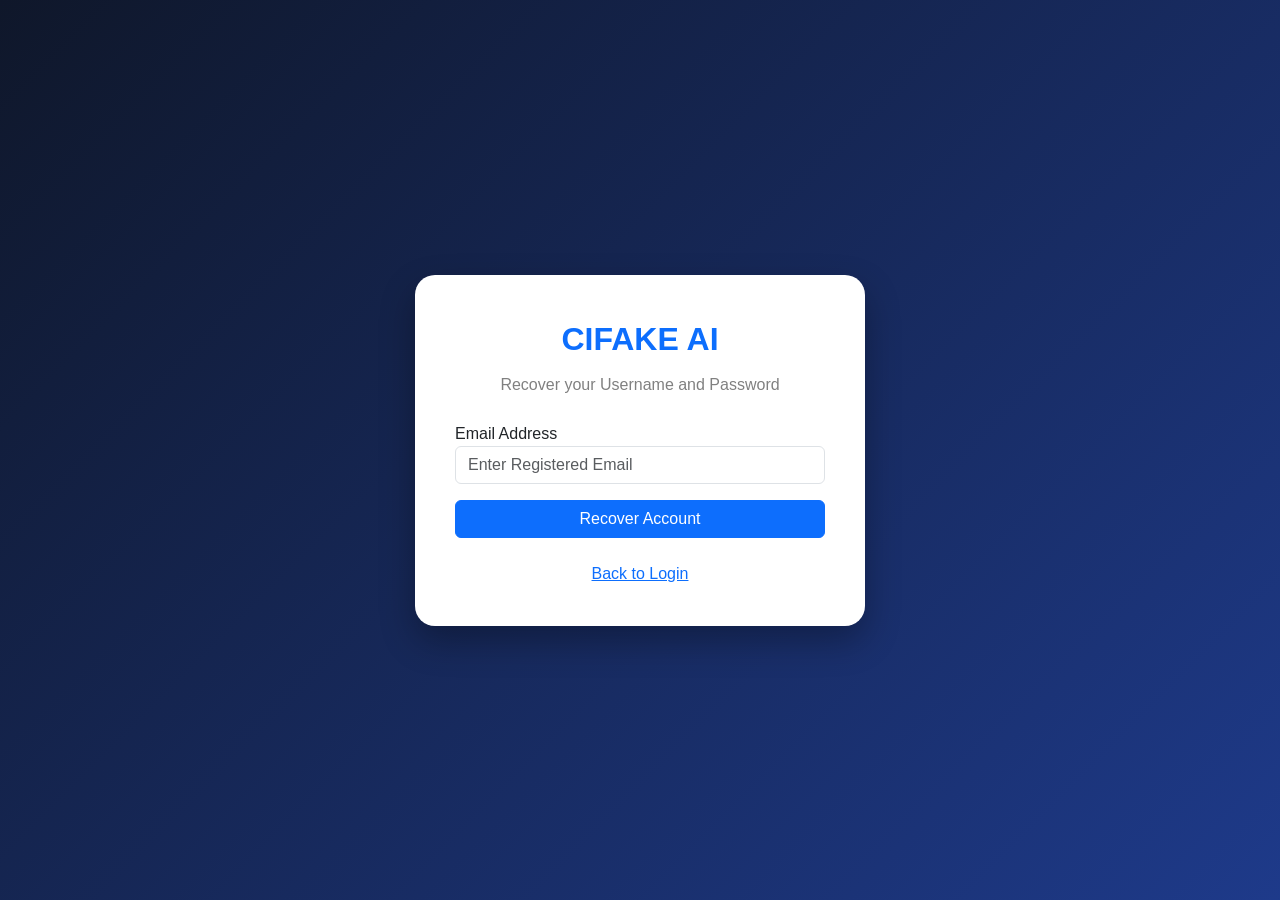
<file: templates/forgot.html>
<!DOCTYPE html>
<html lang="en">
<head>
<meta charset="UTF-8">
<meta name="viewport" content="width=device-width, initial-scale=1.0">
<title>Forgot Password</title>

<link href="https://cdn.jsdelivr.net/npm/bootstrap@5.3.3/dist/css/bootstrap.min.css" rel="stylesheet">

<style>
body{
margin:0;
height:100vh;
display:flex;
justify-content:center;
align-items:center;
background:linear-gradient(135deg,#0f172a,#1e3a8a);
font-family:Arial,sans-serif;
}

.card{
width:450px;
padding:40px;
border:none;
border-radius:20px;
box-shadow:0 15px 35px rgba(0,0,0,.3);
}

.logo{
text-align:center;
font-size:32px;
font-weight:bold;
color:#0d6efd;
margin-bottom:10px;
}

.subtitle{
text-align:center;
color:gray;
margin-bottom:25px;
}
</style>

</head>
<body>

<div class="card">

<div class="logo">CIFAKE AI</div>

<p class="subtitle">
Recover your Username and Password
</p>

<form action="/recover" method="GET">

<div class="mb-3">
<label>Email Address</label>
<input
type="email"
name="email"
class="form-control"
placeholder="Enter Registered Email"
required>
</div>

<button
type="submit"
class="btn btn-primary w-100">
Recover Account
</button>

</form>

<br>

<div class="text-center">
<a href="/login">Back to Login</a>
</div>

</div>

</body>
</html>
</file>
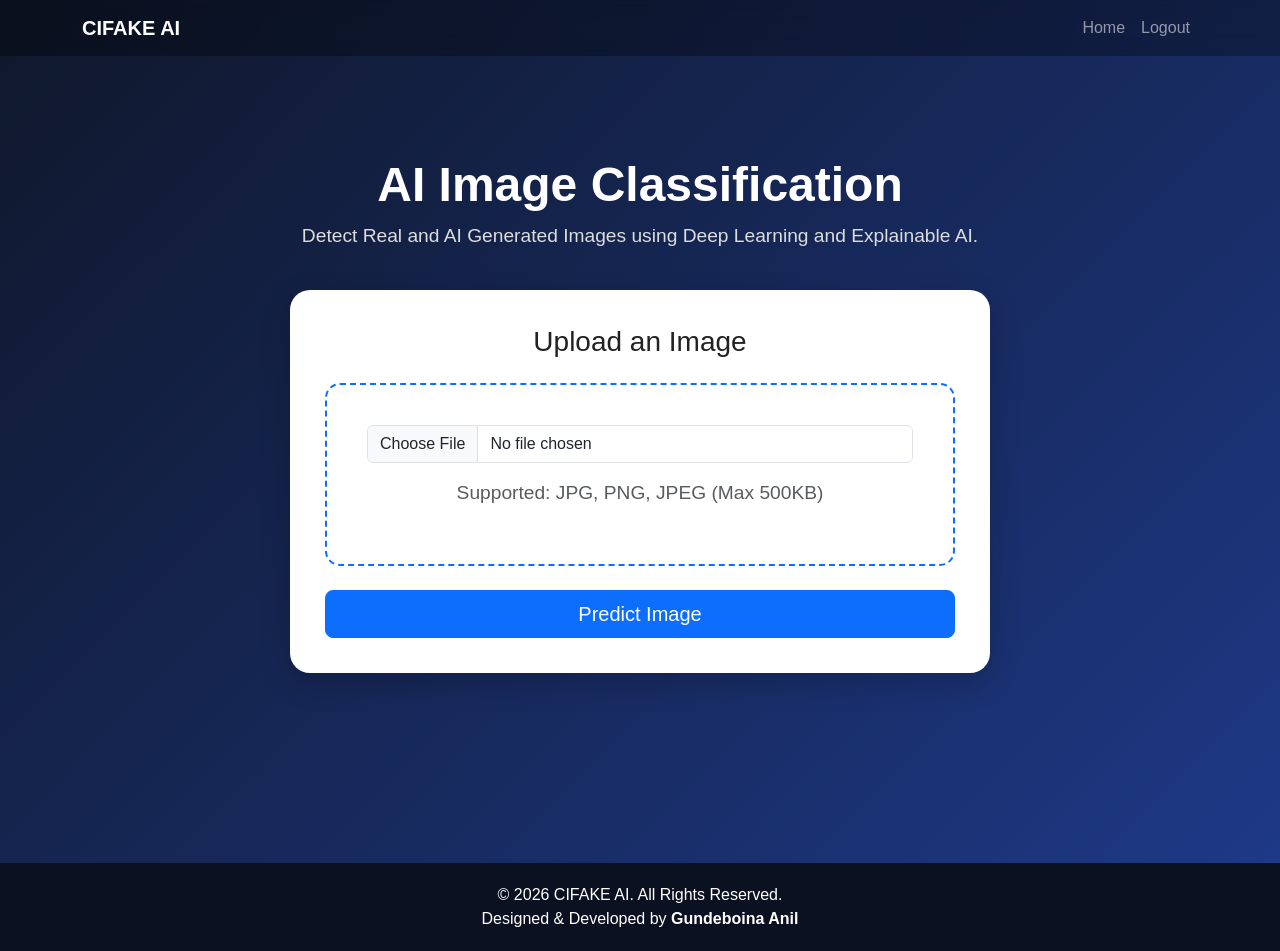
<file: templates/home.html>
<!DOCTYPE html>
<html lang="en">
<head>
<meta charset="UTF-8">
<meta name="viewport" content="width=device-width, initial-scale=1.0">
<title>CIFAKE AI</title>
<link href="https://cdn.jsdelivr.net/npm/bootstrap@5.3.3/dist/css/bootstrap.min.css" rel="stylesheet">
<style>
body{
margin:0;
font-family:Arial,sans-serif;
background:linear-gradient(135deg,#0f172a,#1e3a8a);
color:white;
}
.navbar{background:rgba(0,0,0,.3);backdrop-filter:blur(10px);}
.hero{padding:100px 20px;text-align:center;}
.hero h1{font-size:3rem;font-weight:bold;}
.hero p{font-size:1.2rem;color:#ddd;}
.upload-card{
background:white;
color:#222;
border-radius:20px;
padding:35px;
max-width:700px;
margin:40px auto;
box-shadow:0 10px 30px rgba(0,0,0,.2);
}
.drop{
border:2px dashed #0d6efd;
padding:40px;
border-radius:15px;
}
footer{
background:#0b1120;
padding:20px;
text-align:center;
margin-top:50px;
}
</style>
</head>
<body>

<nav class="navbar navbar-expand-lg navbar-dark">
<div class="container">
<a class="navbar-brand fw-bold" href="#">CIFAKE AI</a>

<ul class="navbar-nav ms-auto">
<li class="nav-item"><a class="nav-link" href="/home">Home</a></li>
<li class="nav-item"><a class="nav-link" href="/login">Logout</a></li>
</ul>
</div>
</nav>

<section class="hero">
<h1>AI Image Classification</h1>
<p>Detect Real and AI Generated Images using Deep Learning and Explainable AI.</p>

<div class="upload-card">

<h3 class="mb-4">Upload an Image</h3>

<form action="/predict" method="POST" enctype="multipart/form-data">

<div class="drop mb-4">
<input class="form-control" type="file" name="files" required>
<p class="mt-3 text-muted">Supported: JPG, PNG, JPEG (Max 500KB)</p>
</div>

<button class="btn btn-primary btn-lg w-100">Predict Image</button>

</form>

</div>

</section>

<footer>
© 2026 CIFAKE AI. All Rights Reserved.<br>
Designed & Developed by <strong>Gundeboina Anil</strong>
</footer>

</body>
</html>
</file>
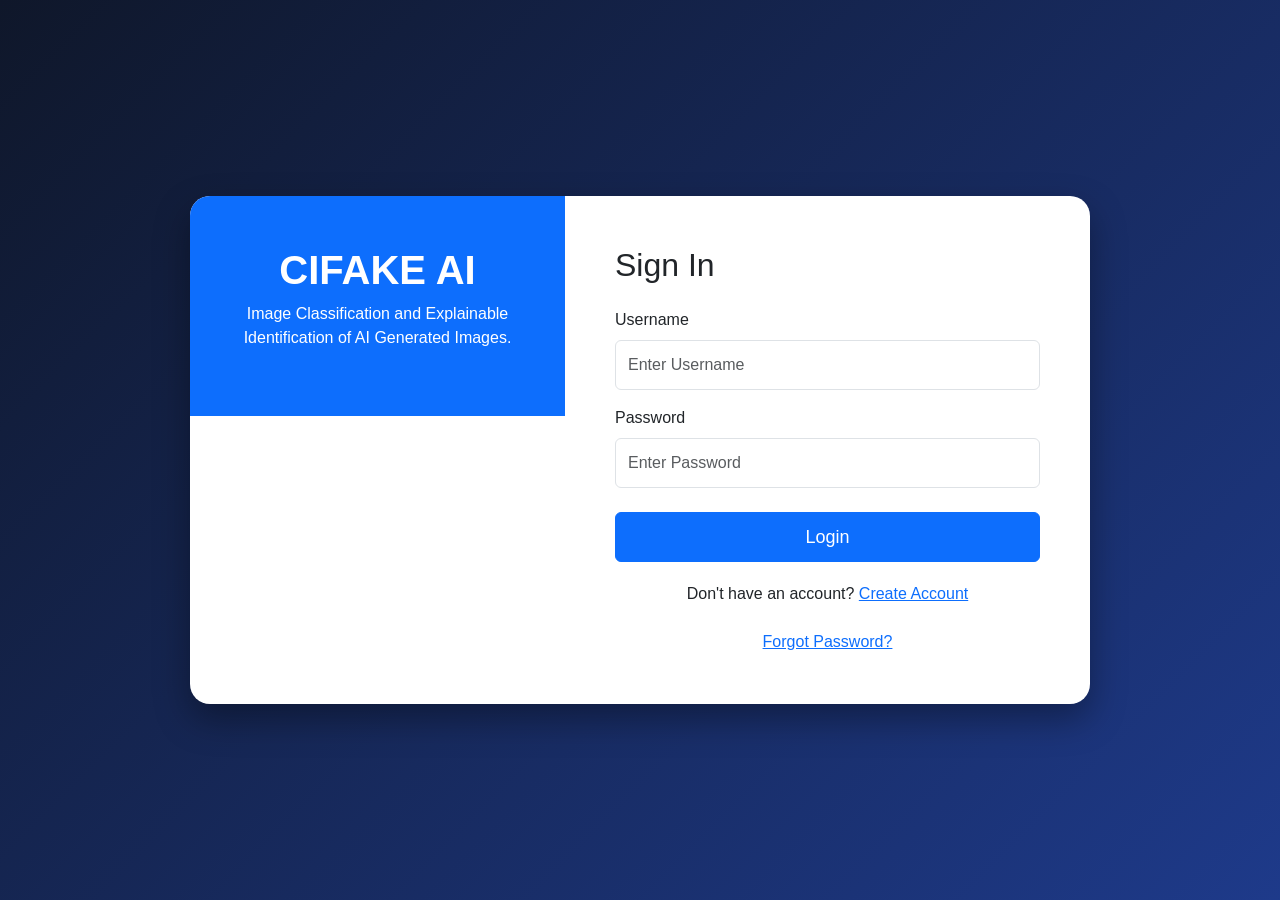
<file: templates/signin.html>
<!DOCTYPE html>
<html lang="en">
<head>
<meta charset="UTF-8">
<meta name="viewport" content="width=device-width, initial-scale=1.0">
<title>CIFAKE AI - Login</title>

<link href="https://cdn.jsdelivr.net/npm/bootstrap@5.3.3/dist/css/bootstrap.min.css" rel="stylesheet">

<style>
body{
margin:0;
height:100vh;
display:flex;
justify-content:center;
align-items:center;
background:linear-gradient(135deg,#0f172a,#1e3a8a);
font-family:Arial,sans-serif;
}

.login-card{
width:900px;
max-width:95%;
background:white;
border-radius:20px;
overflow:hidden;
box-shadow:0 15px 35px rgba(0,0,0,.35);
}

.left{
background:#0d6efd;
color:white;
padding:50px;
display:flex;
flex-direction:column;
justify-content:center;
align-items:center;
height:100%;
}

.left h1{
font-weight:bold;
}

.left p{
text-align:center;
}

.right{
padding:50px;
}

.form-control{
height:50px;
}

.btn-login{
height:50px;
font-size:18px;
}

.signup{
text-align:center;
margin-top:20px;
}
</style>

</head>

<body>

<div class="login-card">

<div class="row g-0">

<div class="col-md-5 left">

<h1>CIFAKE AI</h1>

<p>
Image Classification and Explainable Identification of AI Generated Images.
</p>

</div>

<div class="col-md-7 right">

<h2 class="mb-4">Sign In</h2>

<form method="GET" action="/signin">

<div class="mb-3">
<label class="form-label">Username</label>
<input
type="text"
name="user"
class="form-control"
placeholder="Enter Username"
required>
</div>

<div class="mb-4">
<label class="form-label">Password</label>
<input
type="password"
name="password"
class="form-control"
placeholder="Enter Password"
required>
</div>

<button
type="submit"
class="btn btn-primary btn-login w-100">
Login
</button>

<div class="signup">
Don't have an account?
<a href="/logon">Create Account</a>
<br><br>
<a href="/forgot">Forgot Password?</a>
</div>

</form>

</div>

</div>

</div>

</body>
</html>
</file>
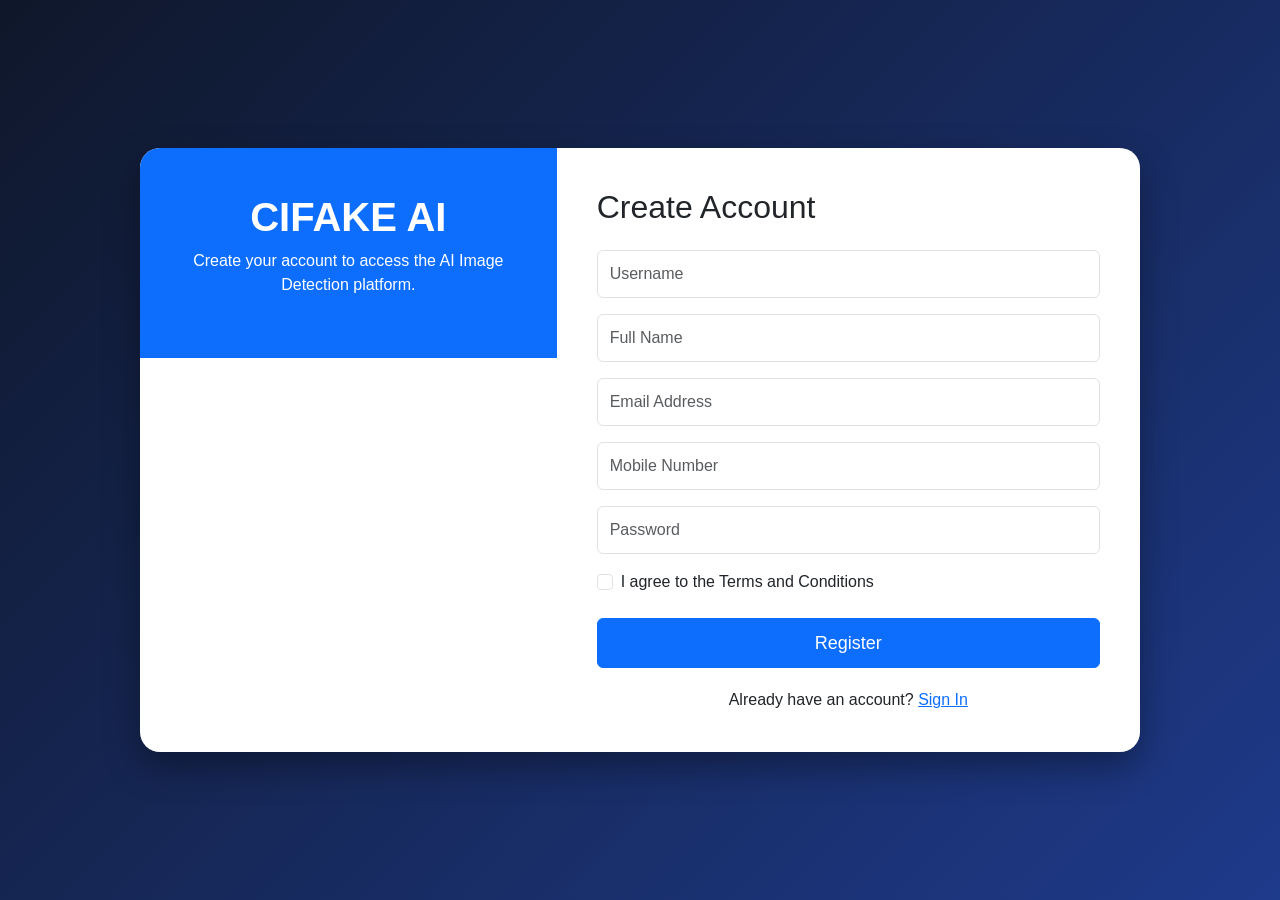
<file: templates/signup.html>
<!DOCTYPE html>
<html lang="en">
<head>
<meta charset="UTF-8">
<meta name="viewport" content="width=device-width, initial-scale=1.0">
<title>CIFAKE AI - Sign Up</title>

<link href="https://cdn.jsdelivr.net/npm/bootstrap@5.3.3/dist/css/bootstrap.min.css" rel="stylesheet">

<style>
body{
margin:0;
background:linear-gradient(135deg,#0f172a,#1e3a8a);
font-family:Arial,sans-serif;
display:flex;
justify-content:center;
align-items:center;
min-height:100vh;
padding:30px;
}

.signup-card{
width:1000px;
max-width:95%;
background:white;
border-radius:20px;
overflow:hidden;
box-shadow:0 15px 35px rgba(0,0,0,.35);
}

.left{
background:#0d6efd;
color:white;
padding:45px;
display:flex;
flex-direction:column;
justify-content:center;
align-items:center;
height:100%;
}

.left h1{
font-weight:bold;
}

.right{
padding:40px;
}

.form-control{
height:48px;
}

.btn-register{
height:50px;
font-size:18px;
}

.footer-link{
text-align:center;
margin-top:20px;
}
</style>

</head>

<body>

<div class="signup-card">

<div class="row g-0">

<div class="col-md-5 left">

<h1>CIFAKE AI</h1>

<p class="text-center">
Create your account to access the AI Image Detection platform.
</p>

</div>

<div class="col-md-7 right">

<h2 class="mb-4">Create Account</h2>

<form method="GET" action="/signup">

<div class="mb-3">
<input type="text" class="form-control" name="user"
placeholder="Username"
pattern="[A-Za-z].{5,}"
required>
</div>

<div class="mb-3">
<input type="text" class="form-control" name="name"
placeholder="Full Name"
required>
</div>

<div class="mb-3">
<input type="email" class="form-control" name="email"
placeholder="Email Address"
required>
</div>

<div class="mb-3">
<input type="text" class="form-control" name="mobile"
placeholder="Mobile Number"
pattern="[6-9]{1}[0-9]{9}"
required>
</div>

<div class="mb-3">
<input type="password" class="form-control" name="password"
placeholder="Password"
pattern="(?=.*\d)(?=.*[a-z])(?=.*[A-Z]).{8,}"
required>
</div>

<div class="form-check mb-4">
<input class="form-check-input" type="checkbox" required id="agree">
<label class="form-check-label" for="agree">
I agree to the Terms and Conditions
</label>
</div>

<button class="btn btn-primary btn-register w-100" type="submit">
Register
</button>

<div class="footer-link">
Already have an account?
<a href="/login">Sign In</a>
</div>

</form>

</div>

</div>

</div>

</body>
</html>
</file>
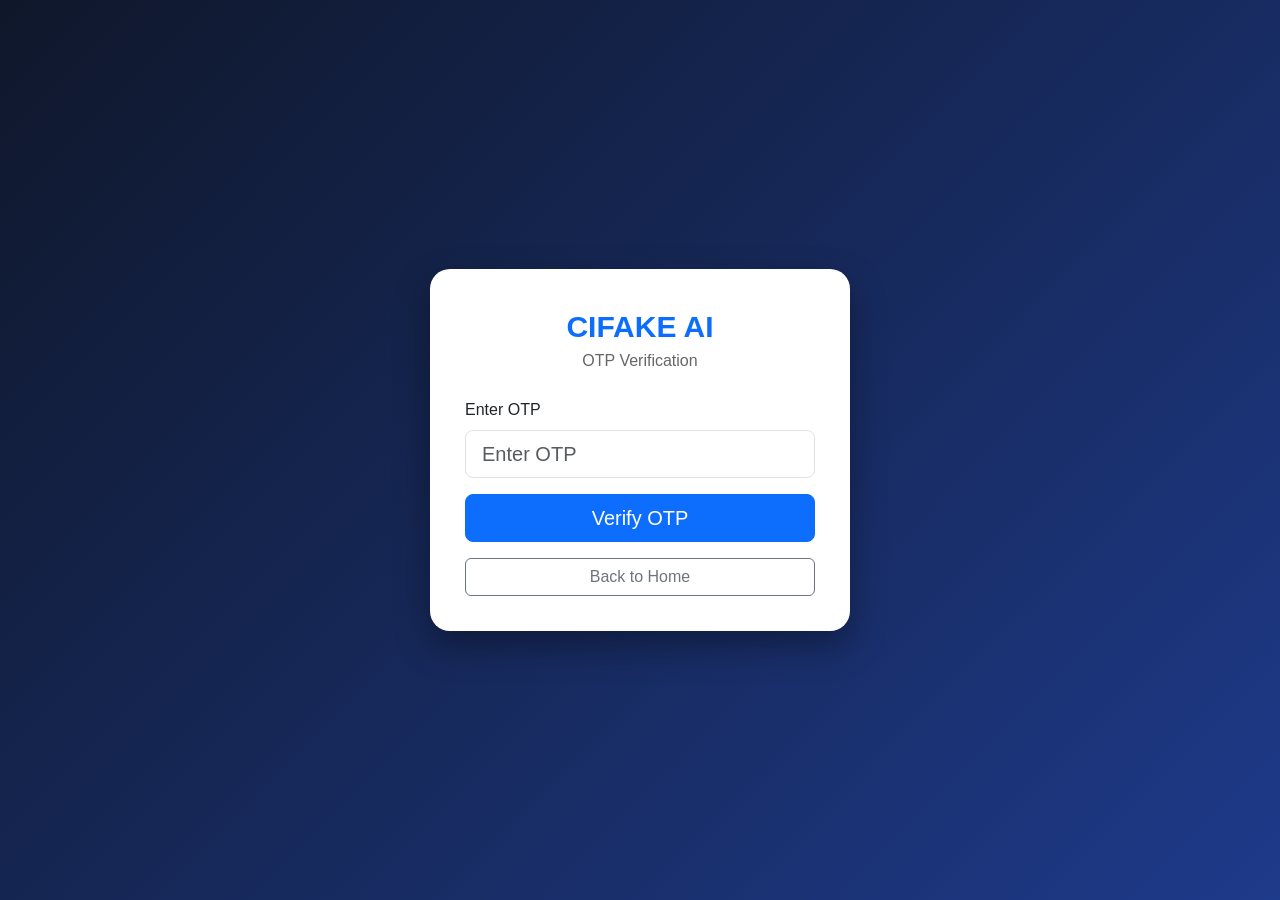
<file: templates/val.html>
<!DOCTYPE html>
<html lang="en">
<head>
<meta charset="UTF-8">
<meta name="viewport" content="width=device-width, initial-scale=1.0">
<title>OTP Verification</title>
<link href="https://cdn.jsdelivr.net/npm/bootstrap@5.3.3/dist/css/bootstrap.min.css" rel="stylesheet">
<style>
body{
margin:0;
display:flex;
justify-content:center;
align-items:center;
height:100vh;
background:linear-gradient(135deg,#0f172a,#1e3a8a);
font-family:Arial,sans-serif;
}
.card{
width:420px;
border:none;
border-radius:20px;
padding:35px;
box-shadow:0 15px 35px rgba(0,0,0,.35);
}
.logo{
font-size:30px;
font-weight:bold;
color:#0d6efd;
text-align:center;
}
.subtitle{
text-align:center;
color:#666;
margin-bottom:25px;
}
</style>
</head>
<body>

<div class="card">

<div class="logo">CIFAKE AI</div>
<p class="subtitle">OTP Verification</p>

<form action="/predict_lo" method="POST">

<div class="mb-3">
<label class="form-label">Enter OTP</label>
<input type="text" class="form-control form-control-lg" name="message" placeholder="Enter OTP" required>
</div>

<button class="btn btn-primary btn-lg w-100" type="submit">Verify OTP</button>

<a href="/" class="btn btn-outline-secondary w-100 mt-3">Back to Home</a>

</form>

</div>

</body>
</html>
</file>
